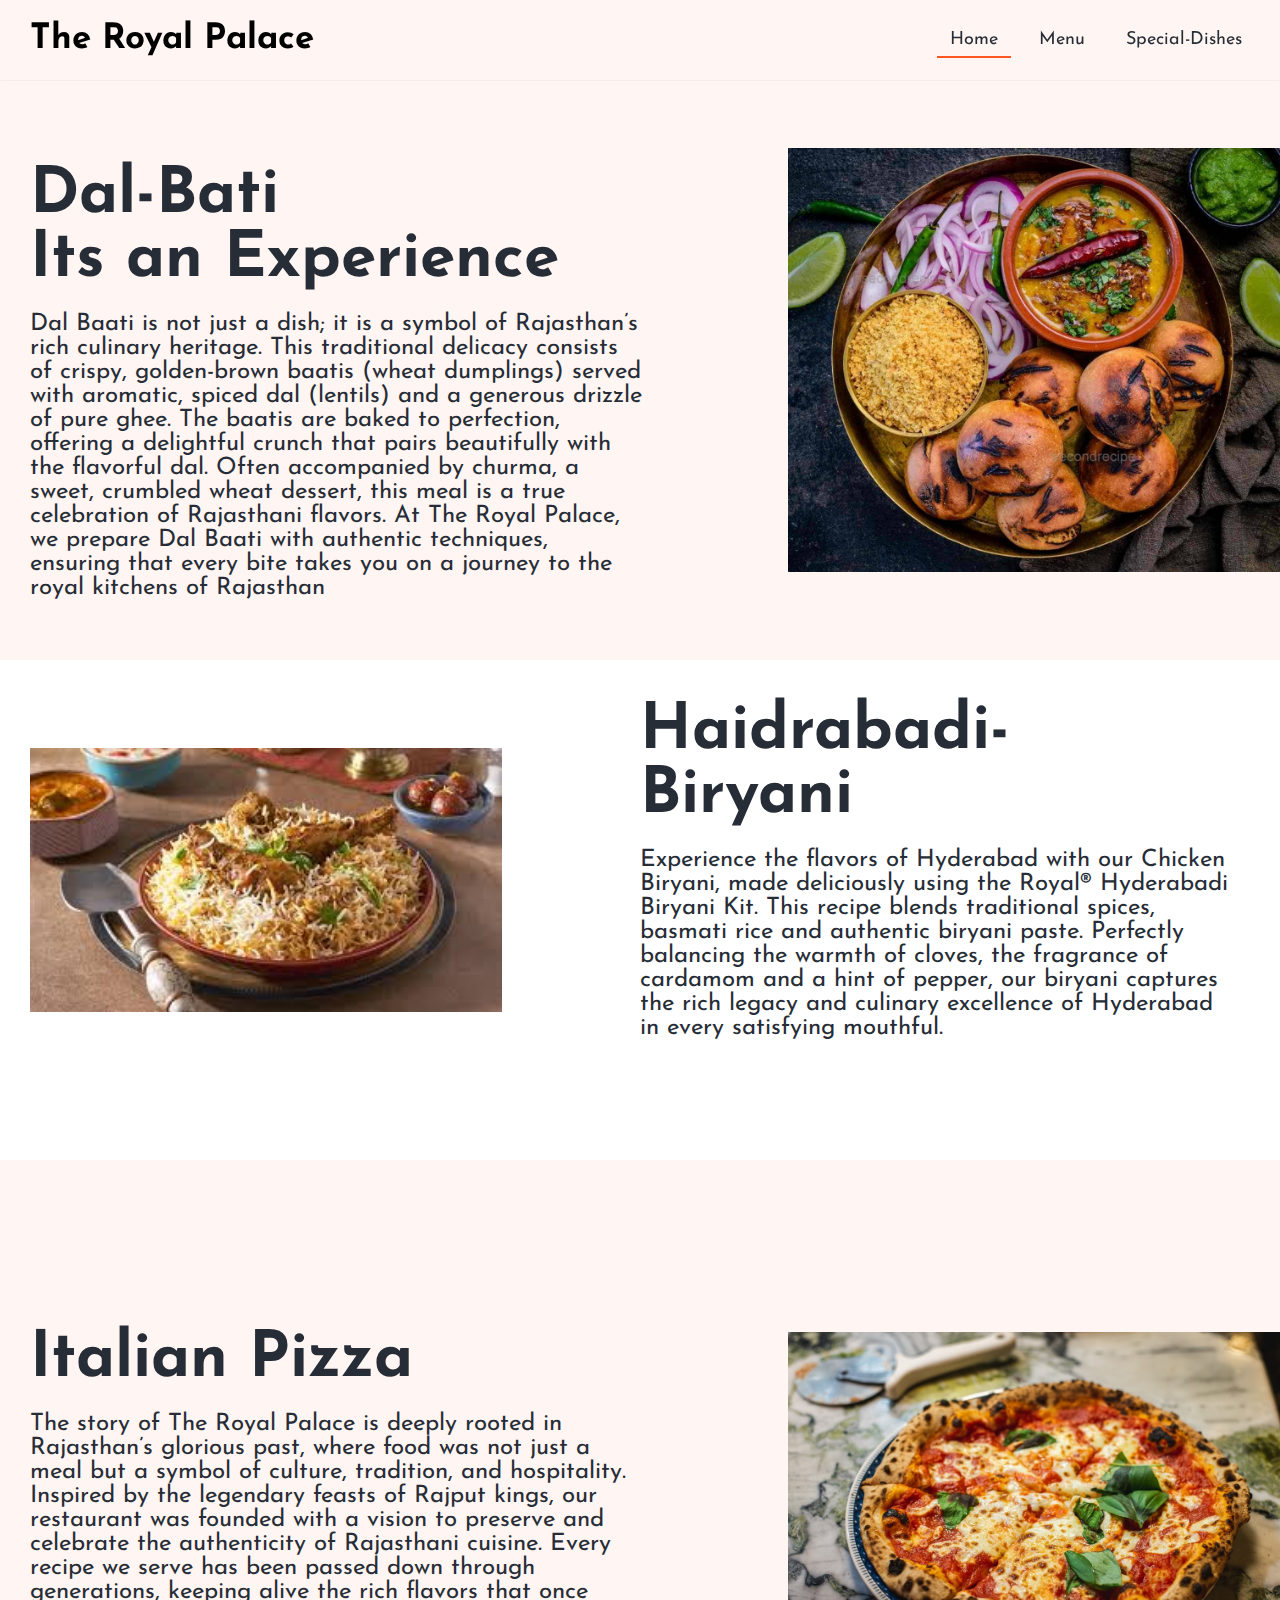
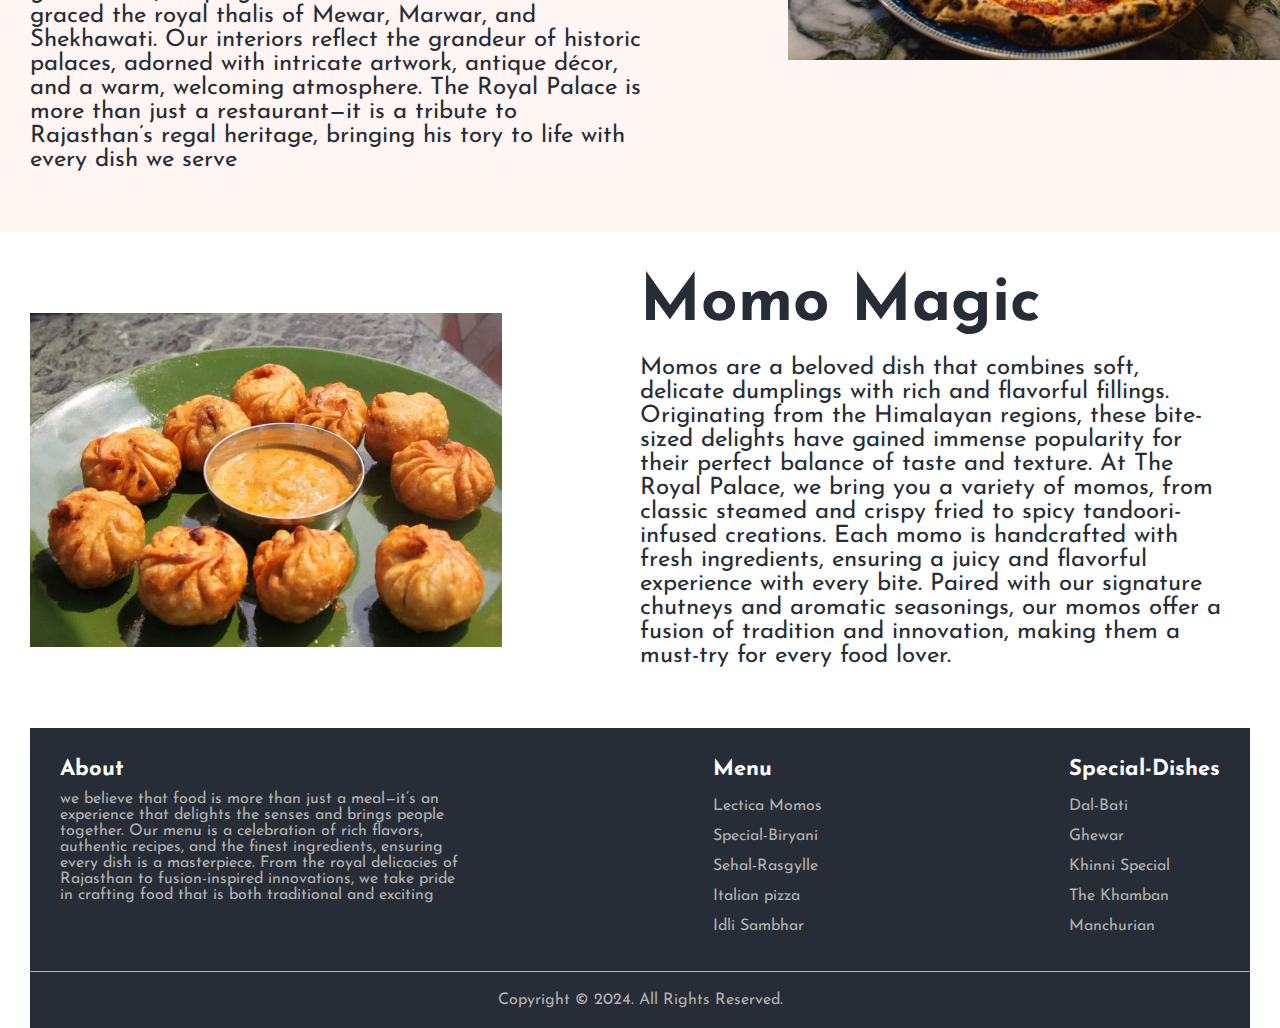
<file: index.html>
<!DOCTYPE html>
<html lang="en">

<head>
	<meta charset="UTF-8" />
	<meta http-equiv="X-UA-Compatible" content="IE=edge" />
	<meta name="viewport" content="width=device-width, initial-scale=1.0" />
	<title>The Royal Palace</title>
	<!-- CSS -->
	<link rel="stylesheet" href="style.css" />
</head>

<body>
	<!-- Menu -->

	<div class="menu">
		<nav>
			<input type="checkbox" id="check" />
			<label for="check" class="checkbtn">
				<ion-icon name="grid-outline"></ion-icon>
			</label>
			<!-- <label class="logo">The Royal Palace</label> -->
			<label class="logo">
				<a href="Page1.html" style="color: black; text-decoration: none;">The Royal
					Palace</a>
			</label>

			<ul>
				<li><a href="#hero-section" class="active">Home</a></li>
				<li><a href="#footerid">Menu</a></li>
				<li><a href=" #footerid">Special-Dishes</a></li>
			</ul>
		</nav>
	</div>

	<div class="section flex" id="hero-section">
		<div class="text">
			<h1 class="primary">
				<br /> Dal-Bati<br />

				Its an Experience <span></span>
			</h1>
			<p class="tertiary">
				Dal Baati is not just a dish; it is a symbol of Rajasthan’s rich culinary
				heritage.
				This traditional delicacy consists of crispy, golden-brown baatis (wheat
				dumplings) served with aromatic,
				spiced dal (lentils) and a generous drizzle of pure ghee. The baatis are baked
				to perfection,
				offering a delightful crunch that pairs beautifully with the flavorful dal.
				Often accompanied by churma, a sweet, crumbled wheat dessert, this meal is a
				true celebration of Rajasthani flavors.
				At The Royal Palace, we prepare Dal Baati with authentic techniques,
				ensuring that every bite takes you on a journey to the royal kitchens of
				Rajasthan </p>

		</div>
		<div class="visual">
			<img src="dal-bati-churma.jpg" alt="" />
		</div>
	</div>

	</div>
	</div>

	<div class="section" id="about">
		<div class="container flex">
			<div class="visual">
				<img src="images.jpeg" alt="" />
			</div>
			<div class="text">
				<div class="primary"> Haidrabadi- Biryani</div>
				<p class="tertiary">
					Experience the flavors of Hyderabad with our Chicken Biryani,
					made deliciously using the Royal® Hyderabadi Biryani Kit. This recipe
					blends traditional spices,
					basmati rice and authentic biryani paste. Perfectly balancing the
					warmth of cloves, the fragrance of
					cardamom and a hint of pepper, our biryani captures the rich legacy
					and culinary excellence of
					Hyderabad in every satisfying mouthful. </p>
			</div>
		</div>
	</div>

	<div class="section flex" id="hero-section">
		<div class="text">
			<h1 class="primary">
				<br /> <br />
				Italian Pizza
				<span></span>
			</h1>
			<p class="tertiary">
				The story of The Royal Palace is deeply rooted in Rajasthan’s glorious past,
				where food was not just a meal but a symbol of culture, tradition, and
				hospitality.
				Inspired by the legendary feasts of Rajput kings, our restaurant was founded
				with a vision
				to preserve and celebrate the authenticity of Rajasthani cuisine.
				Every recipe we serve has been passed down through generations,
				keeping alive the rich flavors that once graced the royal thalis of Mewar,
				Marwar,
				and Shekhawati. Our interiors reflect the grandeur of historic palaces, adorned
				with
				intricate artwork, antique décor, and a warm, welcoming atmosphere. The Royal
				Palace is
				more than just a restaurant—it is a tribute to Rajasthan’s regal heritage,
				bringing his
				tory to life with every dish we serve </p>


		</div>
		<div class="visual">
			<img src="pizza.jpg" alt="" />
		</div>
	</div>



	<div class="section" id="about">
		<div class="container flex">
			<div class="visual">
				<img src="momos.jpeg" alt="" />
			</div>
			<div class="text">
				<div class="primary"> Momo Magic</div>
				<p class="tertiary">
					Momos are a beloved dish that combines soft, delicate dumplings with
					rich and flavorful
					fillings. Originating from the Himalayan regions, these bite-sized
					delights have gained
					immense popularity for their perfect balance of taste and texture. At
					The Royal Palace,
					we bring you a variety of momos, from classic steamed and crispy fried
					to spicy tandoori-
					infused creations. Each momo is handcrafted with fresh ingredients,
					ensuring a juicy and
					flavorful experience with every bite. Paired with our signature
					chutneys and aromatic
					seasonings, our momos offer a fusion of tradition and innovation,
					making them a must-try
					for every food lover.

				</p>


			</div>
		</div>
	</div>


	<div class="container">

		<div class="footer" id='footerid'>
			<div class="container flex">
				<div class="footer-about">
					<h2>About</h2>
					<p>
						we believe that food is more than just a meal—it’s an
						experience that delights the senses and brings people
						together. Our menu is a celebration of rich flavors,
						authentic recipes, and the finest ingredients, ensuring
						every dish is a masterpiece. From the royal delicacies of
						Rajasthan to fusion-inspired innovations, we take pride in
						crafting food that is both traditional and exciting
					</p>
				</div>
				<div class="footer-category">

					<h2>Menu</h2>
					<ul>
						<li>Lectica Momos</li>
						<li>Special-Biryani</li>
						<li>Sehal-Rasgylle</li>
						<li>Italian pizza</li>
						<li>Idli Sambhar</li>
					</ul>
				</div>

				<div class="get-in-touch">
					<h2>Special-Dishes</h2>
					<ul>
						<li>Dal-Bati</li>
						<li> Ghewar</li>
						<li>Khinni Special</li>
						<li>The Khamban</li>
						<li> Manchurian </li>
					</ul>
				</div>
			</div>
			<div class="copyright">
				<p>Copyright &copy; 2024. All Rights Reserved.</p>
			</div>
		</div>

</body>

</html>
</file>
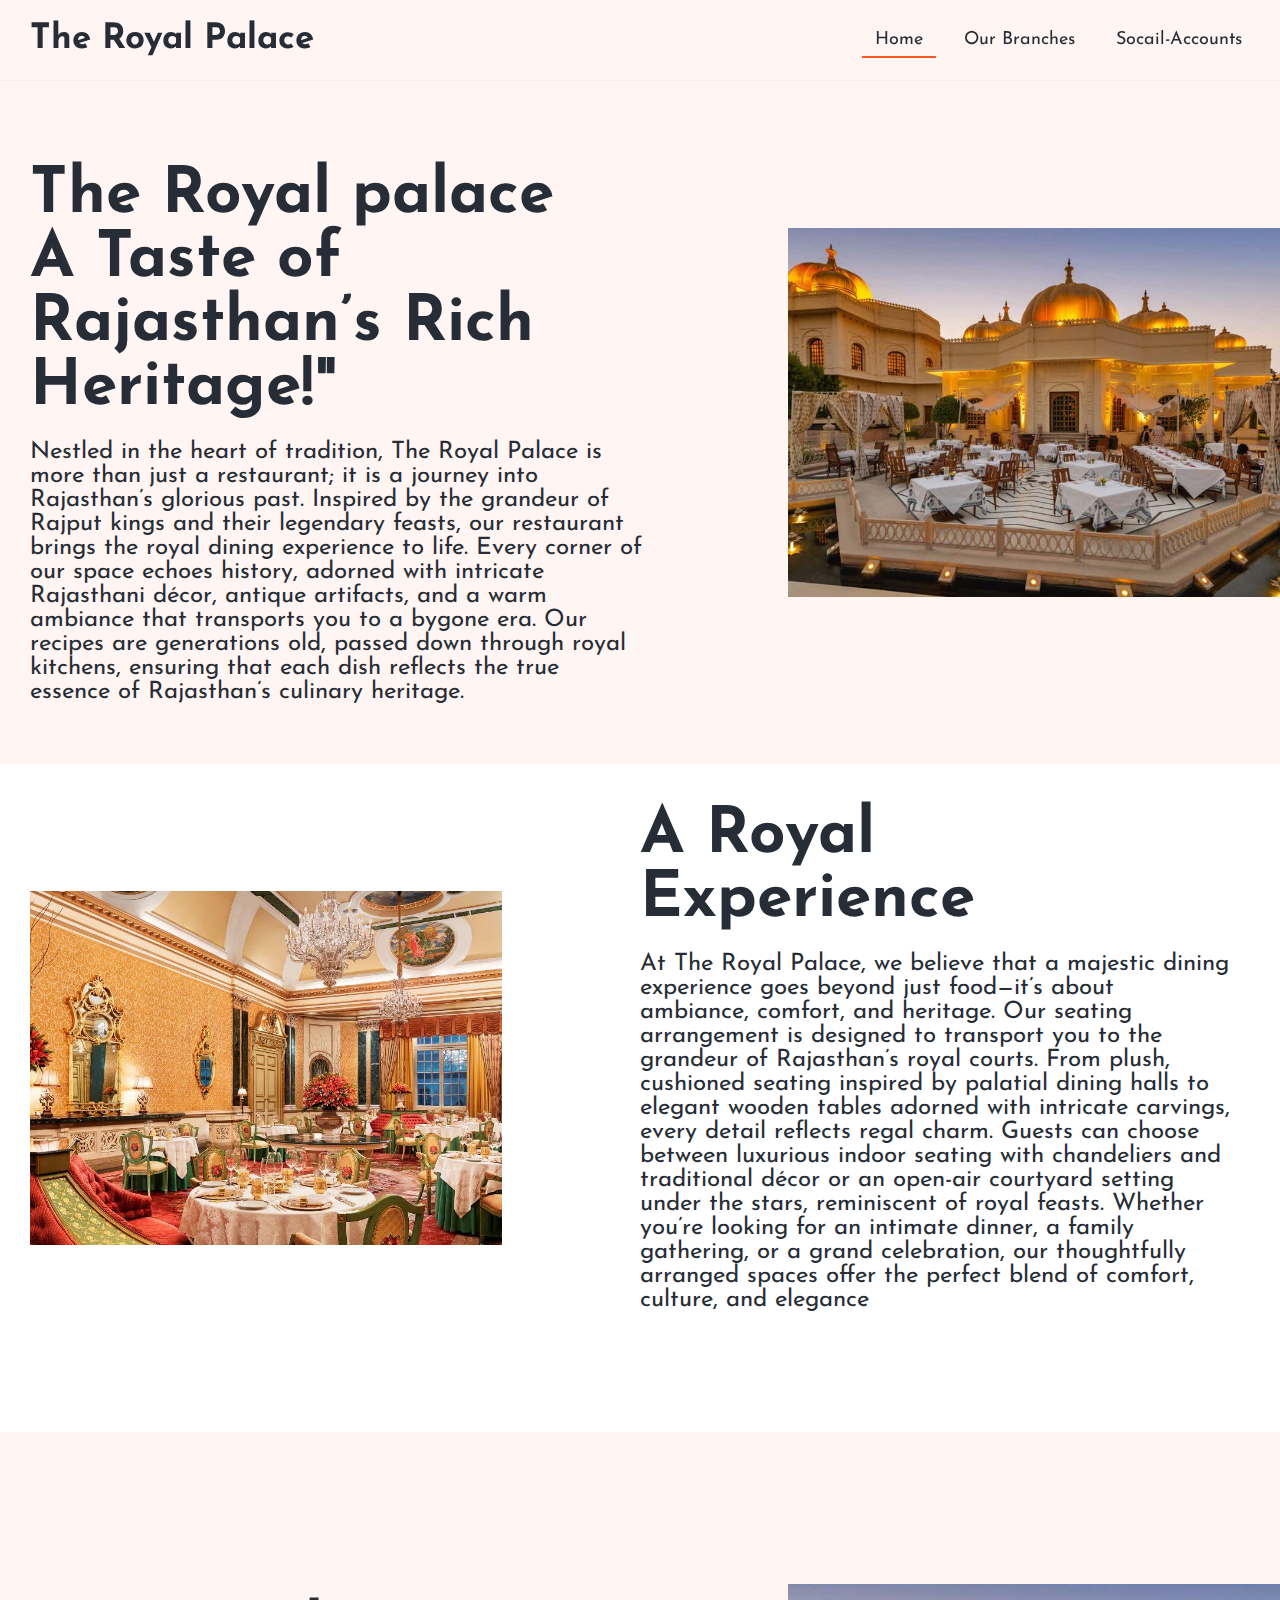
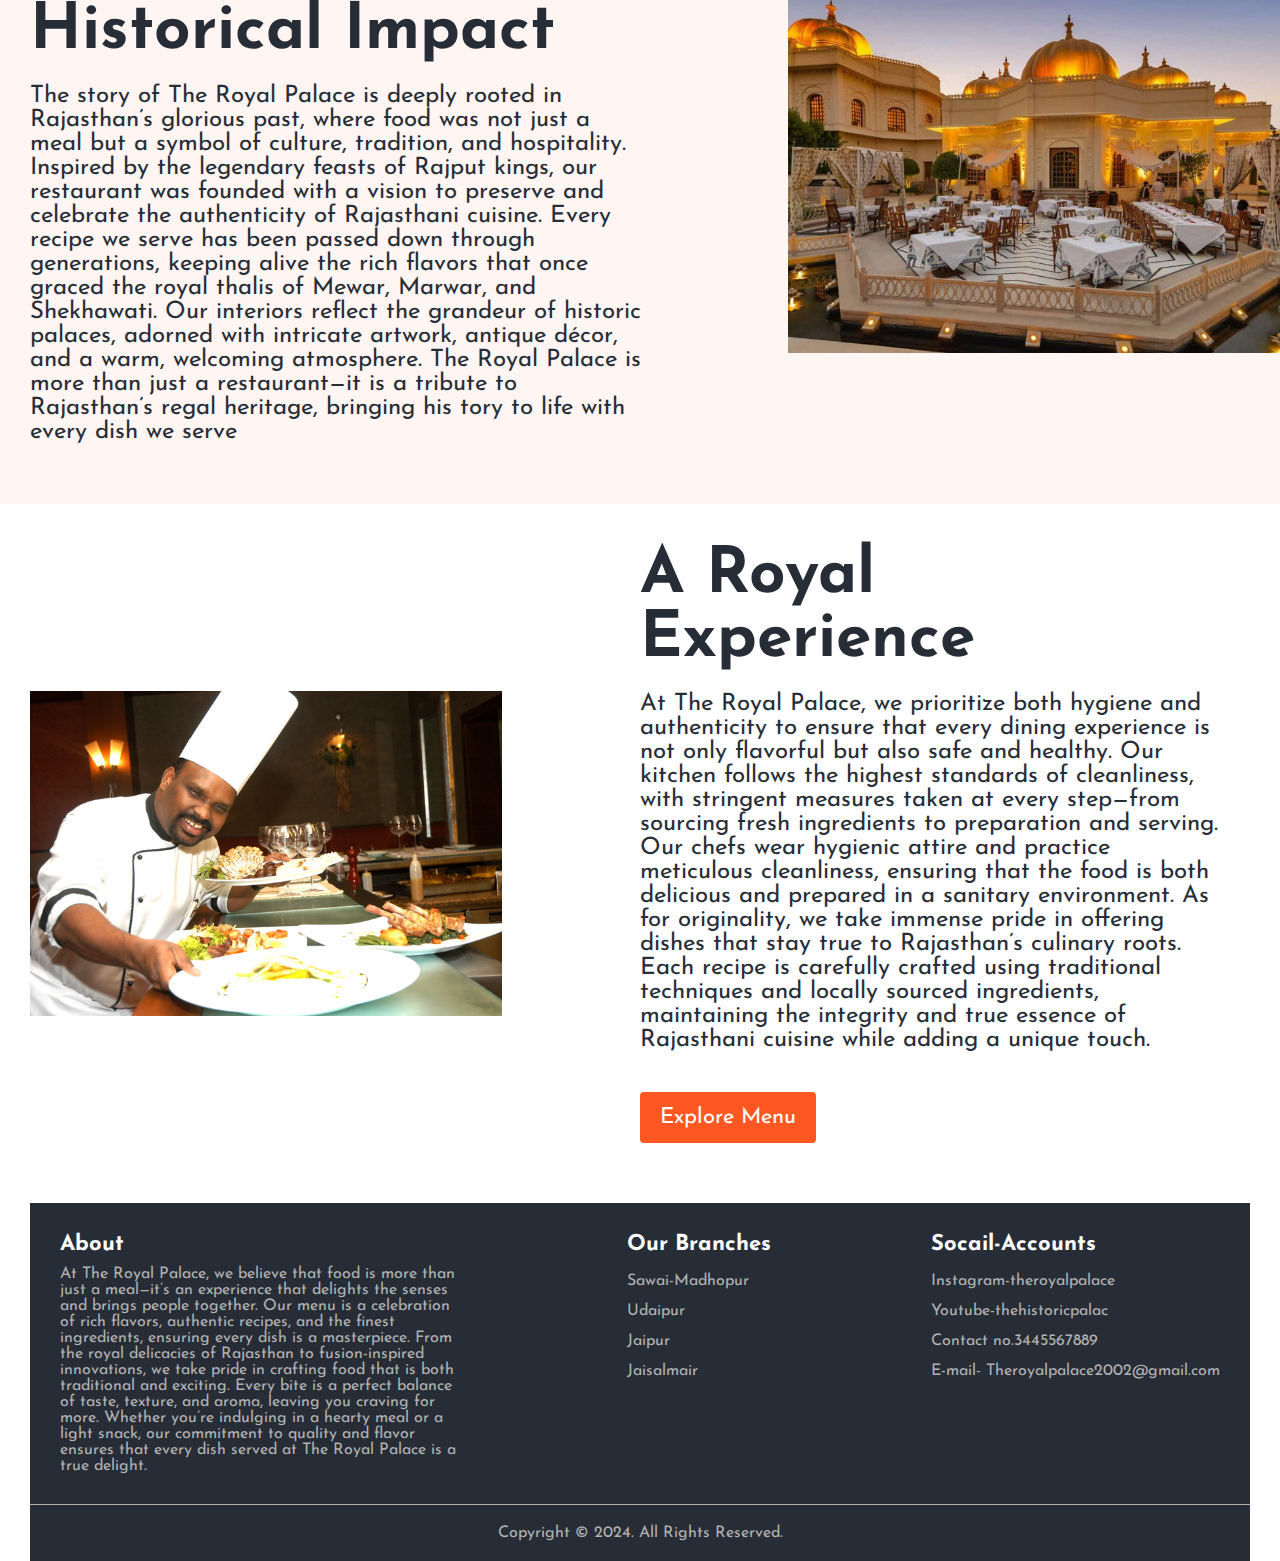
<file: Page1.html>
<!DOCTYPE html>
<html lang="en">

<head>
	<meta charset="UTF-8">
	<meta name="viewport" content="width=device-width, initial-scale=1.0">

	<title>The Royal Palace</title>
	<!-- CSS -->
	<link rel="stylesheet" href="style.css" />
</head>

<body>
	<!-- Menu -->

	<div class="menu">
		<nav>
			<input type="checkbox" id="check" />
			<label for="check" class="checkbtn">
				<ion-icon name="grid-outline"></ion-icon>
			</label>
			<label class="logo">The Royal Palace</label>
			<ul>
				<li><a href="#hero-section" class="active">Home</a></li>
				<li><a href="#footerid">Our Branches</a></li>
				<li><a href=" #footerid">Socail-Accounts</Socail-Accounts></a></li>
			</ul>
		</nav>
	</div>



	<!-- Hero Section -->
	<div class="section flex" id="hero-section">
		<div class="text">
			<h1 class="primary">
				<br /> The Royal palace<br />

				A Taste of Rajasthan’s Rich Heritage!" <span></span>
			</h1>
			<p class="tertiary">
				Nestled in the heart of tradition, The Royal Palace is more than just a
				restaurant; it is a journey into Rajasthan’s glorious past. Inspired by the
				grandeur of Rajput kings and their legendary feasts, our restaurant brings the
				royal dining experience to life. Every corner of our space echoes history,
				adorned with intricate Rajasthani décor, antique artifacts, and a warm ambiance
				that transports you to a bygone era. Our recipes are generations old, passed
				down through royal kitchens, ensuring that each dish reflects the true essence
				of Rajasthan’s culinary heritage.
			</p>

		</div>
		<div class="visual">
			<img src="palace.jpg" alt="" />
		</div>
	</div>



	</div>
	</div>

	<div class="section" id="about">
		<div class="container flex">
			<div class="visual">
				<img src="palace2.jpg" alt="" />
			</div>
			<div class="text">
				<div class="primary"> A Royal Experience</div>
				<p class="tertiary">
					At The Royal Palace, we believe that a majestic dining experience goes
					beyond just food—it’s about ambiance, comfort, and heritage. Our
					seating arrangement is designed to transport you to the grandeur of
					Rajasthan’s royal courts. From plush, cushioned seating inspired by
					palatial dining halls to elegant wooden tables adorned with intricate
					carvings, every detail reflects regal charm. Guests can choose between
					luxurious indoor seating with chandeliers and traditional décor or an
					open-air courtyard setting under the stars, reminiscent of royal
					feasts. Whether you’re looking for an intimate dinner, a family
					gathering, or a grand celebration, our thoughtfully arranged spaces
					offer the perfect blend of comfort, culture, and elegance </p>
			</div>
		</div>
	</div>

	<div class="section flex" id="hero-section">
		<div class="text">
			<h1 class="primary">
				<br /> <br />
				Historical Impact <span></span>
			</h1>
			<p class="tertiary">
				The story of The Royal Palace is deeply rooted in Rajasthan’s glorious past,
				where food was not just a meal but a symbol of culture, tradition, and
				hospitality.
				Inspired by the legendary feasts of Rajput kings, our restaurant was founded
				with a vision
				to preserve and celebrate the authenticity of Rajasthani cuisine.
				Every recipe we serve has been passed down through generations,
				keeping alive the rich flavors that once graced the royal thalis of Mewar,
				Marwar,
				and Shekhawati. Our interiors reflect the grandeur of historic palaces, adorned
				with
				intricate artwork, antique décor, and a warm, welcoming atmosphere. The Royal
				Palace is
				more than just a restaurant—it is a tribute to Rajasthan’s regal heritage,
				bringing his
				tory to life with every dish we serve </p>


		</div>




		<div class="visual">
			<img src="palace.jpg" alt="" />
		</div>
	</div>


</body>

</html>


<div class="section" id="about">
	<div class="container flex">
		<div class="visual">
			<img src="chef.jpg" alt="" />
		</div>
		<div class="text">
			<div class="primary"> A Royal Experience</div>
			<p class="tertiary">
				At The Royal Palace, we prioritize both hygiene and authenticity to ensure that
				every dining experience is not only flavorful but also safe and healthy.
				Our kitchen follows the highest standards of cleanliness, with stringent
				measures taken at every step—from sourcing fresh ingredients to preparation and
				serving.
				Our chefs wear hygienic attire and practice meticulous cleanliness, ensuring
				that the food is both delicious and prepared in a sanitary environment.
				As for originality, we take immense pride in offering dishes that stay true to
				Rajasthan’s culinary roots. Each recipe is carefully crafted using traditional
				techniques and locally sourced ingredients,
				maintaining the integrity and true essence of Rajasthani cuisine while adding a
				unique touch. </p>

			<a href="index.html" class="btn">Explore Menu</a>


		</div>
	</div>
</div>
</div>
</div>
</div>
<!-- End About -->
<!-- Restaurant Menu -->


<div class="container">

	<div class="footer" id="footerid">
		<div class="container flex">
			<div class="footer-about">
				<h2>About</h2>
				<p>
					At The Royal Palace, we believe that food is more than just a
					meal—it’s an experience that
					delights the senses and brings people together. Our menu is a
					celebration of rich flavors,
					authentic recipes, and the finest ingredients, ensuring every dish is
					a masterpiece. From the
					royal delicacies of Rajasthan to fusion-inspired innovations, we take
					pride in crafting food that
					is both traditional and exciting. Every bite is a perfect balance of
					taste, texture, and aroma,
					leaving you craving for more. Whether you’re indulging in a hearty
					meal or a light snack, our
					commitment to quality and flavor ensures that every dish served at The
					Royal Palace is a true
					delight.

				</p>
			</div>
			<div class="footer-category">

				<h2>Our Branches</h2>
				<ul>
					<li>Sawai-Madhopur</li>
					<li>Udaipur</li>
					<li>Jaipur</li>
					<li>Jaisalmair</li>
				</ul>
			</div>

			<div class="get-in-touch">
				<h2>Socail-Accounts</h2>
				<ul>
					<li>Instagram-theroyalpalace</li>
					<li> Youtube-thehistoricpalac</li>
					<li>Contact no.3445567889</li>
					<li>E-mail- Theroyalpalace2002@gmail.com</li>
					
				</ul>
			</div>
		</div>
		<div class="copyright">
			<p>Copyright &copy; 2024. All Rights Reserved.</p>
		</div>
	</div>

	</body>

	</html>
</file>
<file: style.css>
@import url("https://fonts.googleapis.com/css2?family=Josefin+Sans:wght@300;400;500;600;700&display=swap");
/* Base */
:root {
  --clr-primary: #fe5722;
  --clr-secondary: #272d36;
}
*,
*::after,
*::before {
  box-sizing: border-box;
  padding: 0;
  margin: 0;
  font-family: "Josefin Sans", sans-serif;
}
html {
  scroll-behavior: smooth;
}
body {
  background: #fff;
  color: var(--clr-secondary);
  overflow-x: hidden;
}
.section {
  width: 100%;
  padding: 40px 0;
}
.flex {
  display: flex;
  align-items: center;
  justify-content: center;
}
.container {
  padding: 0 30px;
}
.primary {
  font-size: 64px;
  font-weight: 700;
  margin-bottom: 20px;
}
.secondary {
  font-size: 44px;
  font-weight: 700;
  margin-bottom: 20px;
}
.tertiary {
  font-size: 24px;
  font-weight: 400;
  margin-bottom: 20px;
}
.btn {
  padding: 14px 20px;
  background: var(--clr-primary);
  border-radius: 4px;
  color: #fff;
  text-decoration: none;
  font-size: 22px;
  display: inline-block;
  margin: 20px 0;
}
/* End Base */
/* Menu */
nav {
  height: 80px;
  width: 100%;
  position: fixed;
  top: 0;
  background: #fff5f2;
  box-shadow: 0 1px 1px -1px rgba(0, 0, 0, 0.22);
  z-index: 22;
}
label.logo {
  font-size: 35px;
  line-height: 80px;
  padding: 0 30px;
  font-weight: 700;
}
nav ul {
  float: right;
  margin-right: 20px;
}
nav ul li {
  display: inline-block;
  line-height: 80px;
  margin: 0 5px;
}
nav ul li a {
  font-size: 18px;
  padding: 7px 13px;
  text-decoration: none;
  color: var(--clr-secondary);
}
.menu a.active,
.menu a:hover {
  border-bottom: 2px solid var(--clr-primary);
  transition: 0.3s;
}
.checkbtn {
  font-size: 30px;
  color: #fff;
  float: right;
  line-height: 80px;
  margin-right: 40px;
  cursor: pointer;
  display: none;
}
#check {
  display: none;
}
/* End Menu */
/* Hero Section */
#hero-section {
  background: #fff5f2;
  margin-top: 60px;
}
.text,
.visual {
  width: 50%;
}
.text {
  margin: 0 20px;
}
.visual img {
  width: 80%;
  height: auto;
  display: block;
}
#hero-section .text {
  margin-left: 30px;
}
#hero-section .visual img {
  margin-left: auto;
}
/* End Hero Section */
/* How It Works */
#how-it-works {
  width: 80%;
  margin: 0 auto;
  text-align: center;
}
.box {
  border: 1px solid #b2b2b2;
  padding: 25px 5px;
  margin: 0 10px;
  border-radius: 8px;
  font-size: 18px;
  transition: 0.3s ease;
  cursor: pointer;
}
.box ion-icon {
  font-size: 35px;
  color: var(--clr-primary);
  margin: 15px 0;
}
.box.active,
.box:hover {
  color: #fff;
  border-color: var(--clr-primary);
  background: var(--clr-primary);
}
.box.active ion-icon,
.box:hover ion-icon {
  color: #fff;
}
/* End How It Works */
/* About */
#about .visual img,
#app .visual img {
  margin-right: auto;
}
/* End About */
/* Restaurant Menu */
.category {
  list-style: none;
  text-align: center;
  margin: 20px 0 40px 0;
}
.category li {
  display: inline-block;
  margin: 0 15px;
  font-size: 20px;
  font-weight: 500;
  cursor: pointer;
}
.category li.active {
  color: var(--clr-primary);
}
.restaurant-menu {
  display: grid;
  grid-template-columns: repeat(3, 1fr);
}
.menu-item {
  width: 260px;
  margin: 0 auto;
  border-radius: 6px;
  overflow: hidden;
}
.menu-item img {
  width: 100%;
}
.order {
  justify-content: space-between;
}
.btn-menu {
  padding: 6px 10px;
  font-size: 16px;
  text-align: center;
  background: #fff;
  border: 1px solid var(--clr-primary);
  color: var(--clr-primary);
}
.title {
  font-size: 18px;
  font-weight: 300;
  margin: 8px 0;
}
.location {
  font-size: 18px;
  font-weight: 500;
}
/* End Restaurant Menu */
/* Testimonial */
#testimonial .visual img {
  margin-left: auto;
}
.user {
  margin-top: 30px;
  justify-content: start;
}
.user img {
  width: 50px;
  border-radius: 50%;
  margin-right: 20px;
}
/* End Testimonial */
/* FAQ */
#faq .secondary {
  text-align: center;
}
.faq {
  width: 60%;
  margin: 50px auto 20px auto;
}
summary {
  padding: 1em;
  border: 1px solid #b2b2b2;
  margin-bottom: 1em;
  cursor: pointer;
  outline: none;
  border-radius: 0.3em;
  font-weight: 600;
}
details[open] summary ~ * {
  animation: open 1s ease-in-out;
}
@keyframes open {
  from {
    opacity: 1;
    margin-top: -10px;
  }
  top {
    opacity: 1;
    margin-top: 0;
  }
}
/* End FAQ */
/* App */
#app {
  text-align: center;
}
.app-store {
  background: #000;
  margin: 0 10px;
  padding: 4px 16px;
  border-radius: 12px;
  display: flex;
  align-items: center;
  justify-content: space-between;
  font-size: 12px;
  color: #fff;
  cursor: pointer;
}
.app-store p {
  margin-top: 8px;
}
.app-store span {
  font-size: 16px;
  line-height: 25px;
}
.app-store ion-icon {
  font-size: 30px;
  margin-right: 10px;
}
.download {
  margin: 30px 0;
}
/* End App */
/* Footer */
.footer {
  background: var(--clr-secondary);
  color: #b2b2b2;
  padding:30px 0px 0px 0px;
}
.footer .container {
  justify-content: space-between;
  align-items: flex-start;
}
.footer h2 {
  font-size: 22px;
  margin-bottom: 10px;
  color: #fff;
}
.footer ul {
  list-style: none;
  line-height: 30px;
  font-size: 16px;
}
.footer ul li {
  cursor: pointer;
}
.footer-about {
  width: 35%;
}
.copyright {
  text-align: center;
  padding: 20px 0;
  margin-top: 30px;
  border-top: 1px solid #b2b2b2;
}
/* End Footer */
/* Responsive  */
@media (max-width: 952px) {
  label.logo {
    font-size: 30px;
    padding-left: 20px;
  }
  nav ul li a {
    font-size: 16px;
  }
}
@media (max-width: 858px) {
  .checkbtn {
    display: block;
    color: var(--clr-primary);
  }
  ul {
    position: fixed;
    width: 100%;
    height: 100vh;
    top: 80px;
    left: -100%;
    top: 80px;
    transition: all 0.5s;
    text-align: center;
    background: #fff5f2;
  }
  nav ul li {
    display: block;
    margin: 50px 0;
    line-height: 30px;
  }
  nav ul li a {
    font-size: 20px;
  }
  .menu a:hover,
  .menu a.active {
    background: none;
    color: var(--clr-primary);
  }
  #check:checked ~ ul {
    left: 0;
  }
  #hero-section {
    margin-top: 80px;
  }
  #hero-section .text {
    margin-left: auto;
  }
  .flex {
    flex-direction: column;
  }
  .visual,
  .text {
    width: 70%;
    margin: 15px auto;
    text-align: center;
  }
  .download,
  .user {
    flex-direction: row;
  }
  .user {
    justify-content: center;
  }
  .visual img {
    margin: 0 auto;
  }
  .box {
    margin: 15px 0;
  }
  .restaurant-menu {
    grid-template-columns: repeat(2, 1fr);
    grid-gap: 20px;
  }
  .faq,
  .menu-item {
    width: 80%;
  }
  .primary {
    font-size: 56px;
  }
  .secondary {
    font-size: 40px;
  }
  .tertiary {
    font-size: 20px;
  }
  .footer-about {
    width: 100%;
    text-align: center;
  }
  .quick-links,
  .get-in-touch,
  .footer-category {
    display: none;
  }
}
@media (max-width: 680px) {
  .container {
    padding: 0 10px;
  }
  .text,
  .visual {
    width: 90%;
  }
  .restaurant-menu {
    grid-template-columns: 1fr;
  }
  .faq {
    width: 90%;
  }
  .app-store {
    margin: 10px 0;
  }
  .download {
    flex-direction: column;
  }
  .primary {
    font-size: 48px;
  }
  .secondary {
    font-size: 32px;
  }
  .tertiary {
    font-size: 17px;
  }
}
/* End Responsive  */
.youtube {
  position: fixed;
  bottom: 40px;
  right: 70px;
  text-decoration: none;
  padding: 8px 12px;
  background: rgba(0,0,0,0.6);
  border-radius: 6px;
  box-shadow: 0 2px 2px 3px rgba(0, 0, 0, 0.2);
  color: #fff;
}
.youtube p {
  font-size: 22px;
}
</file>
